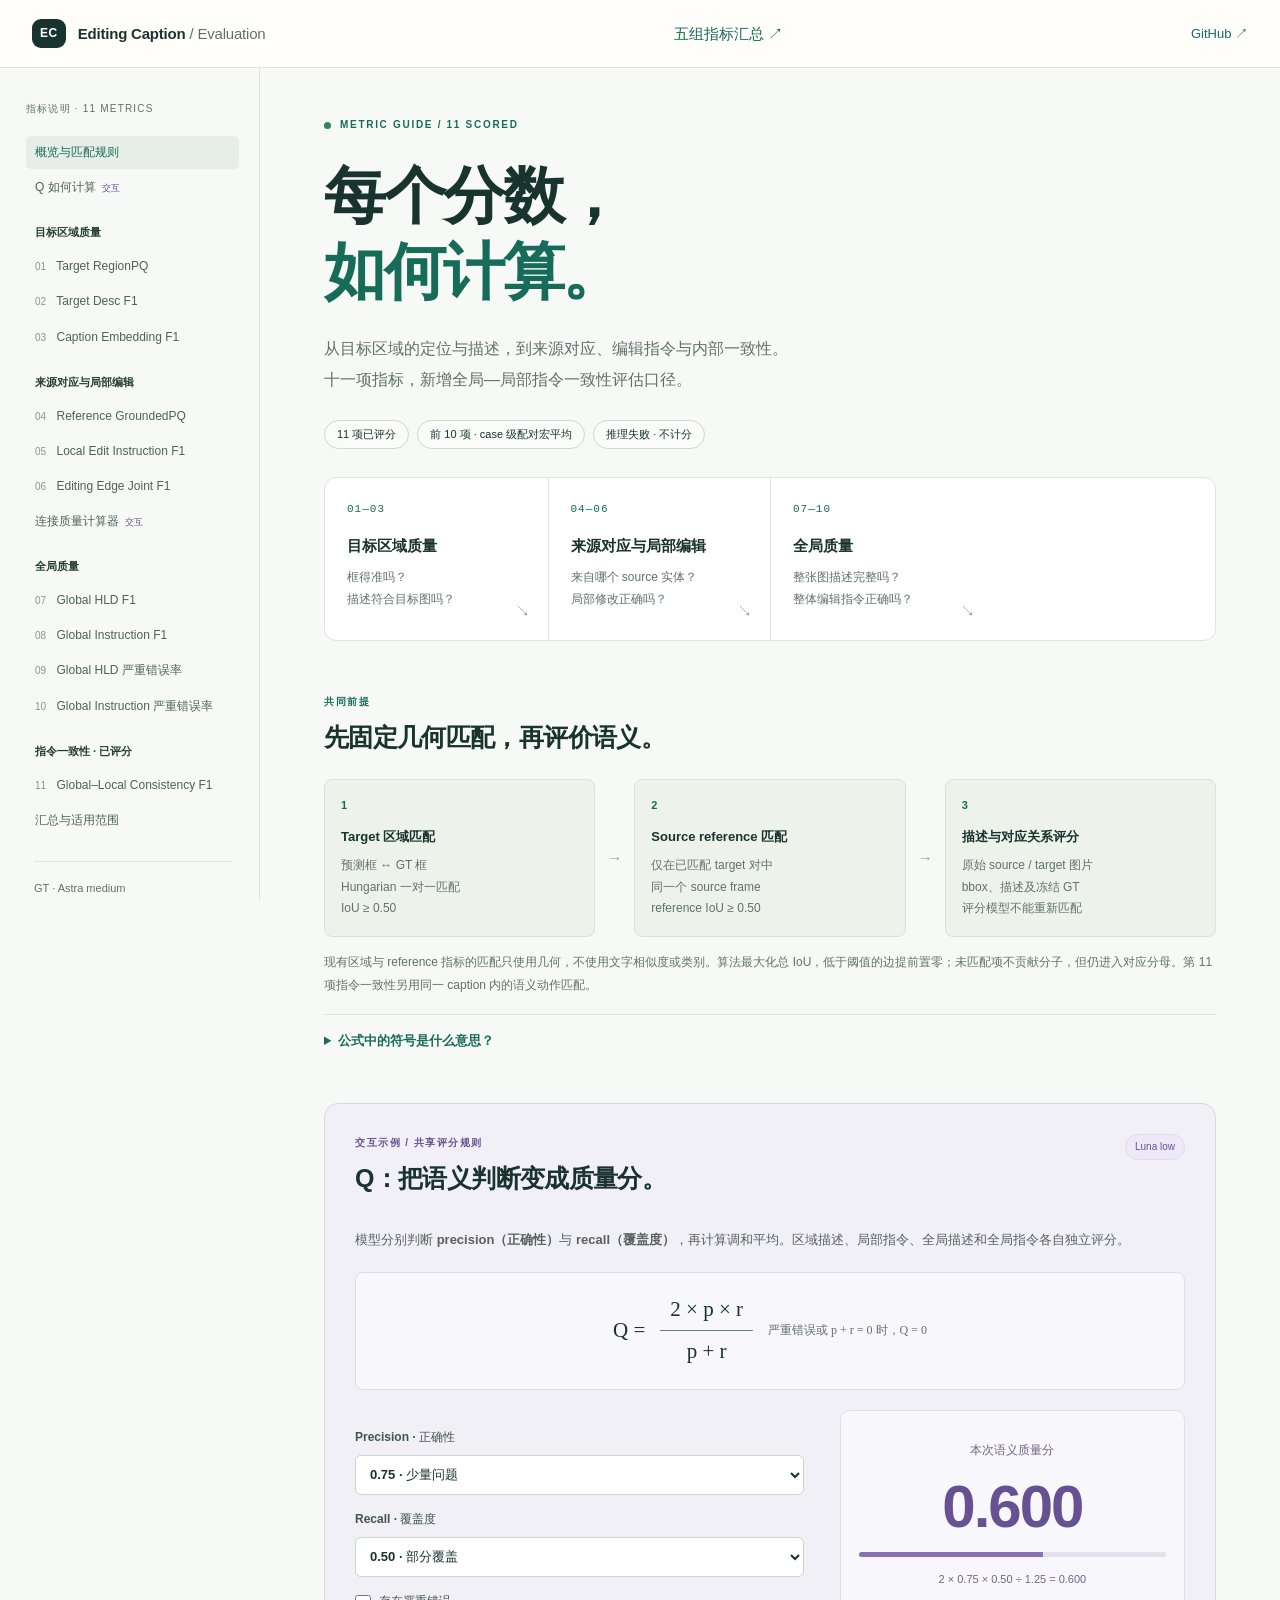
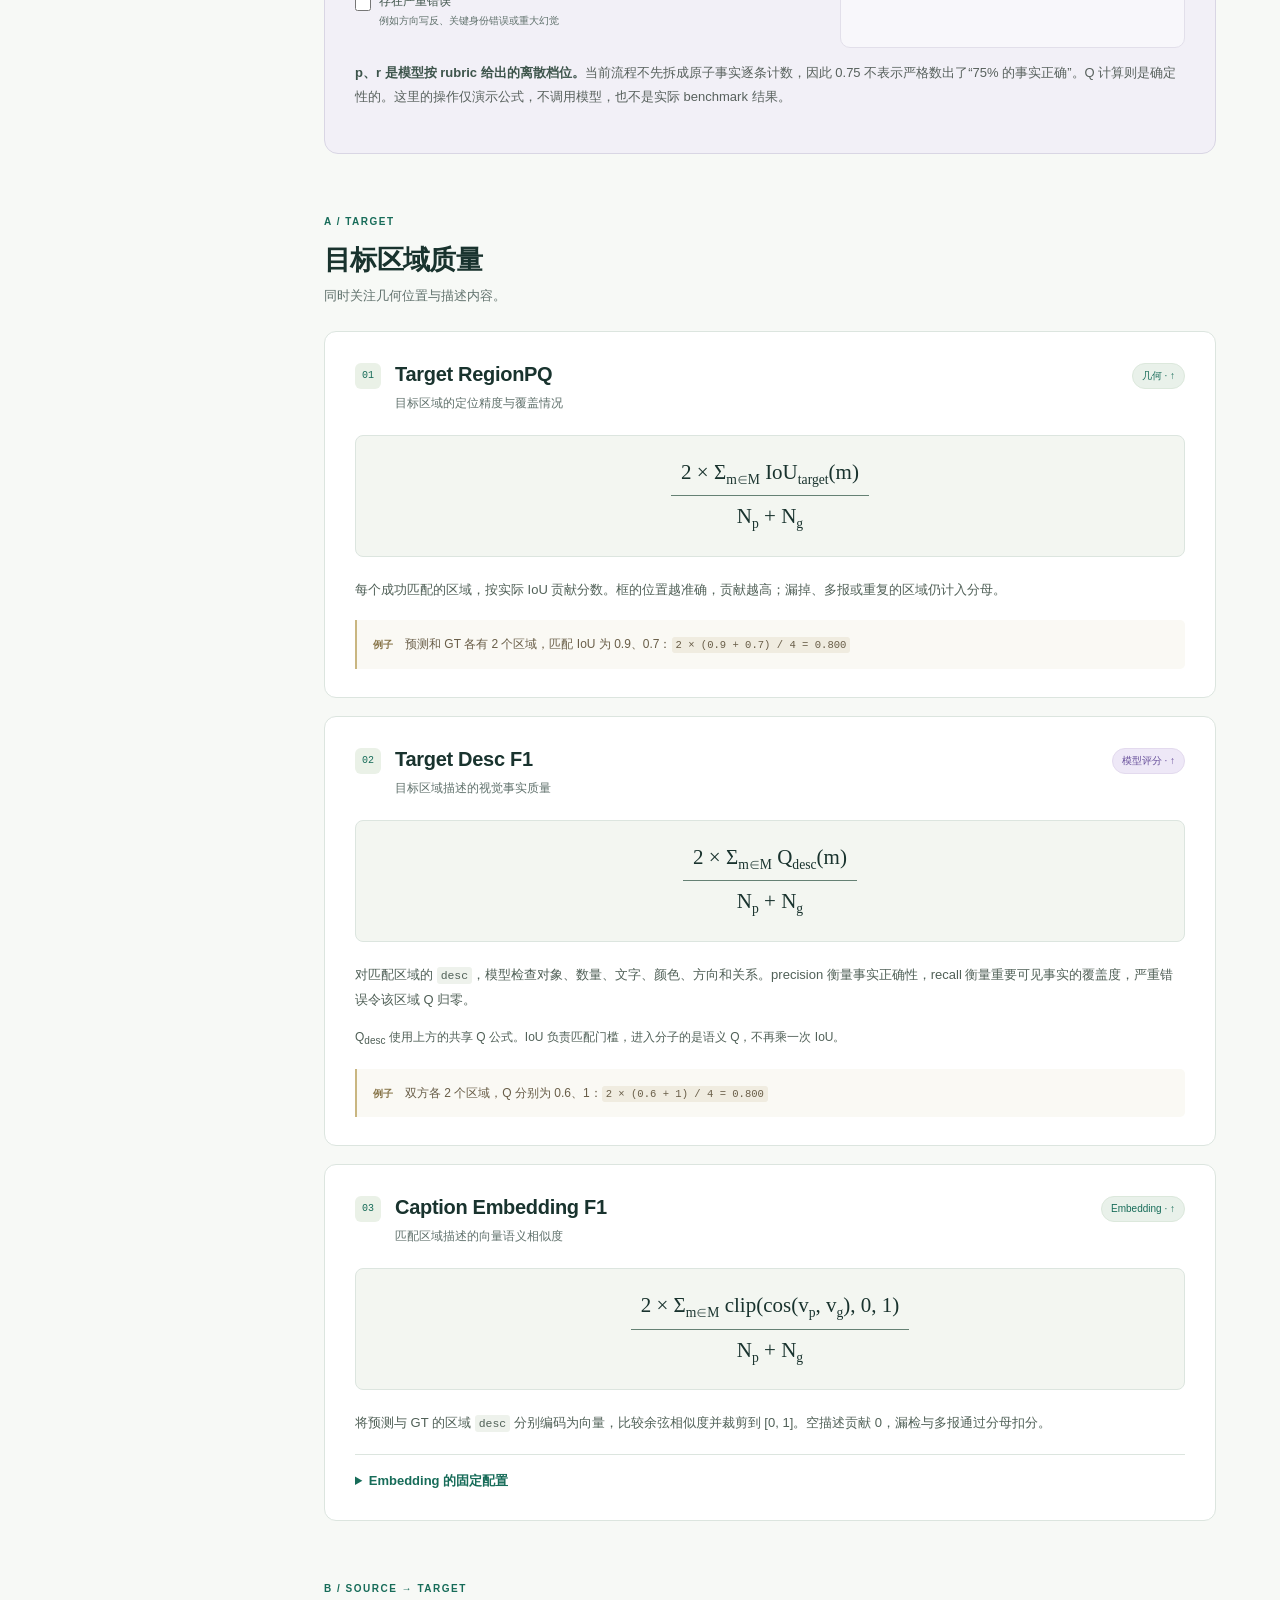
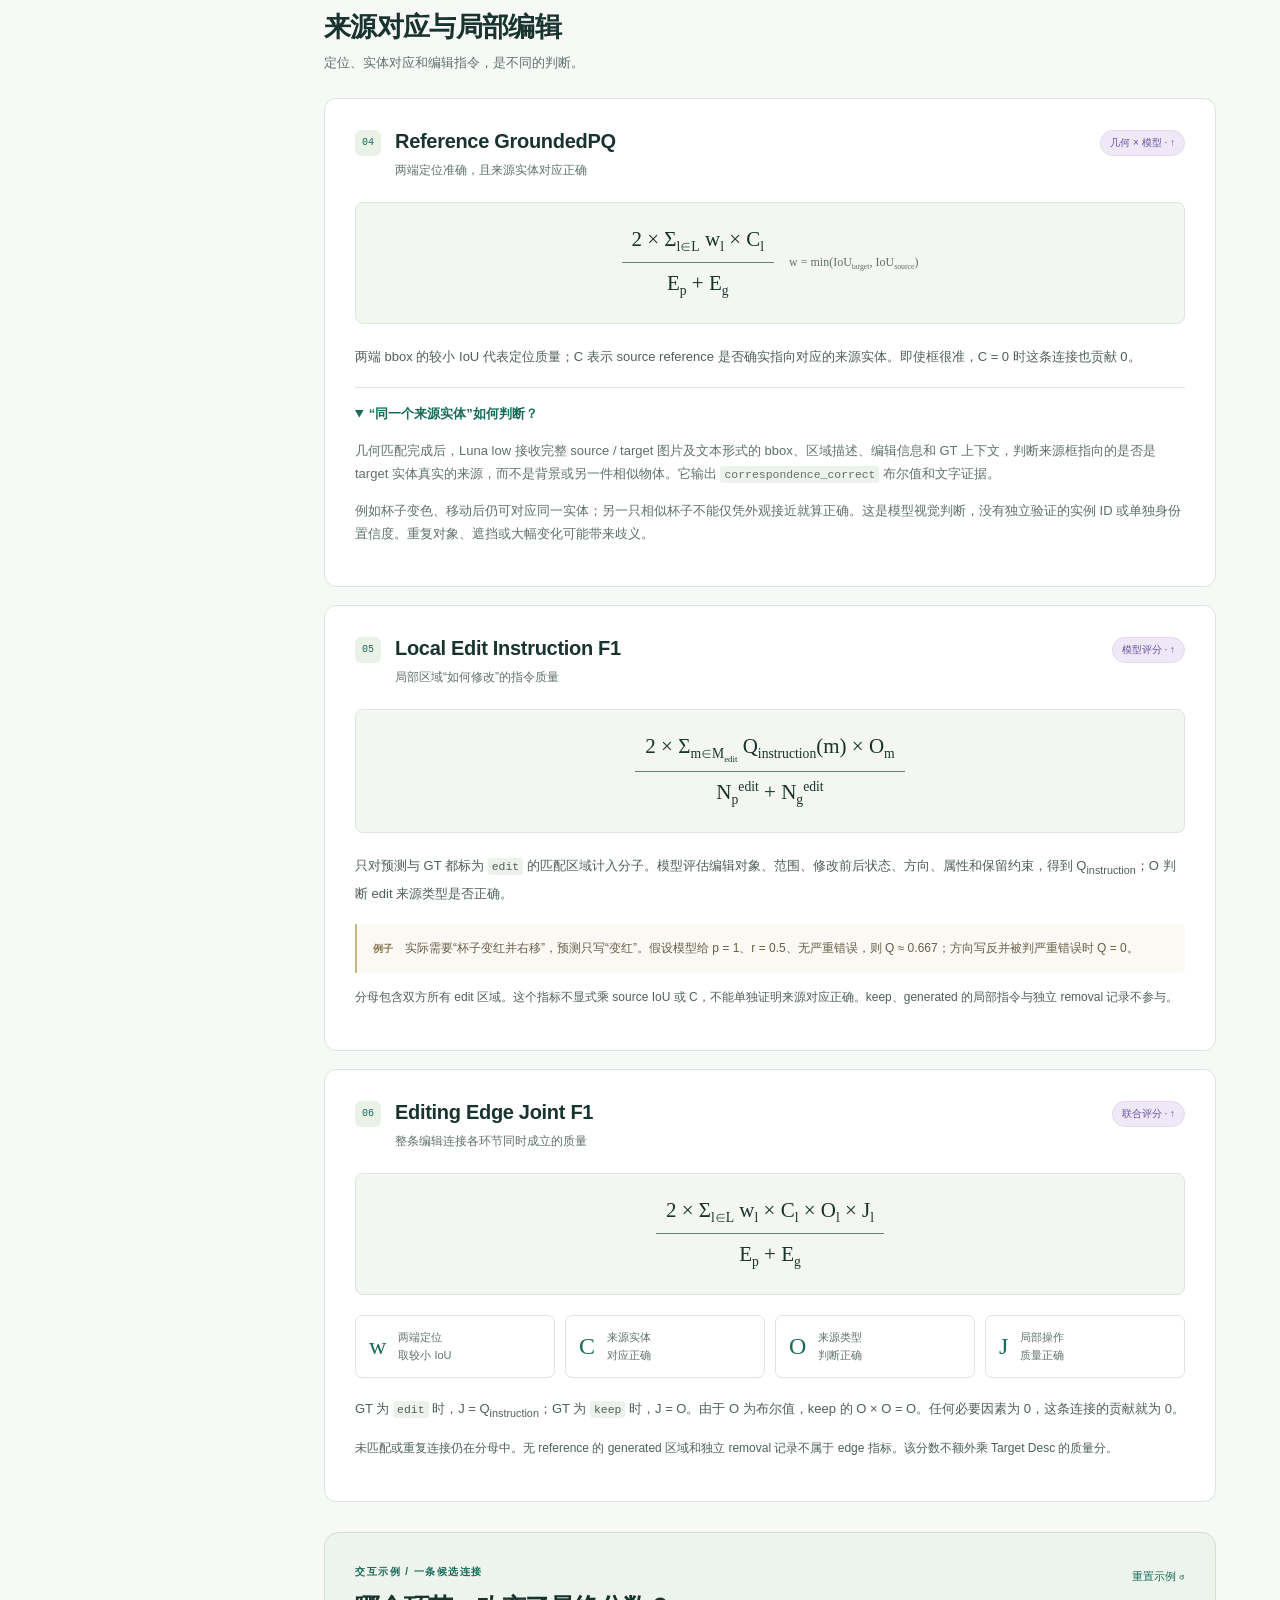
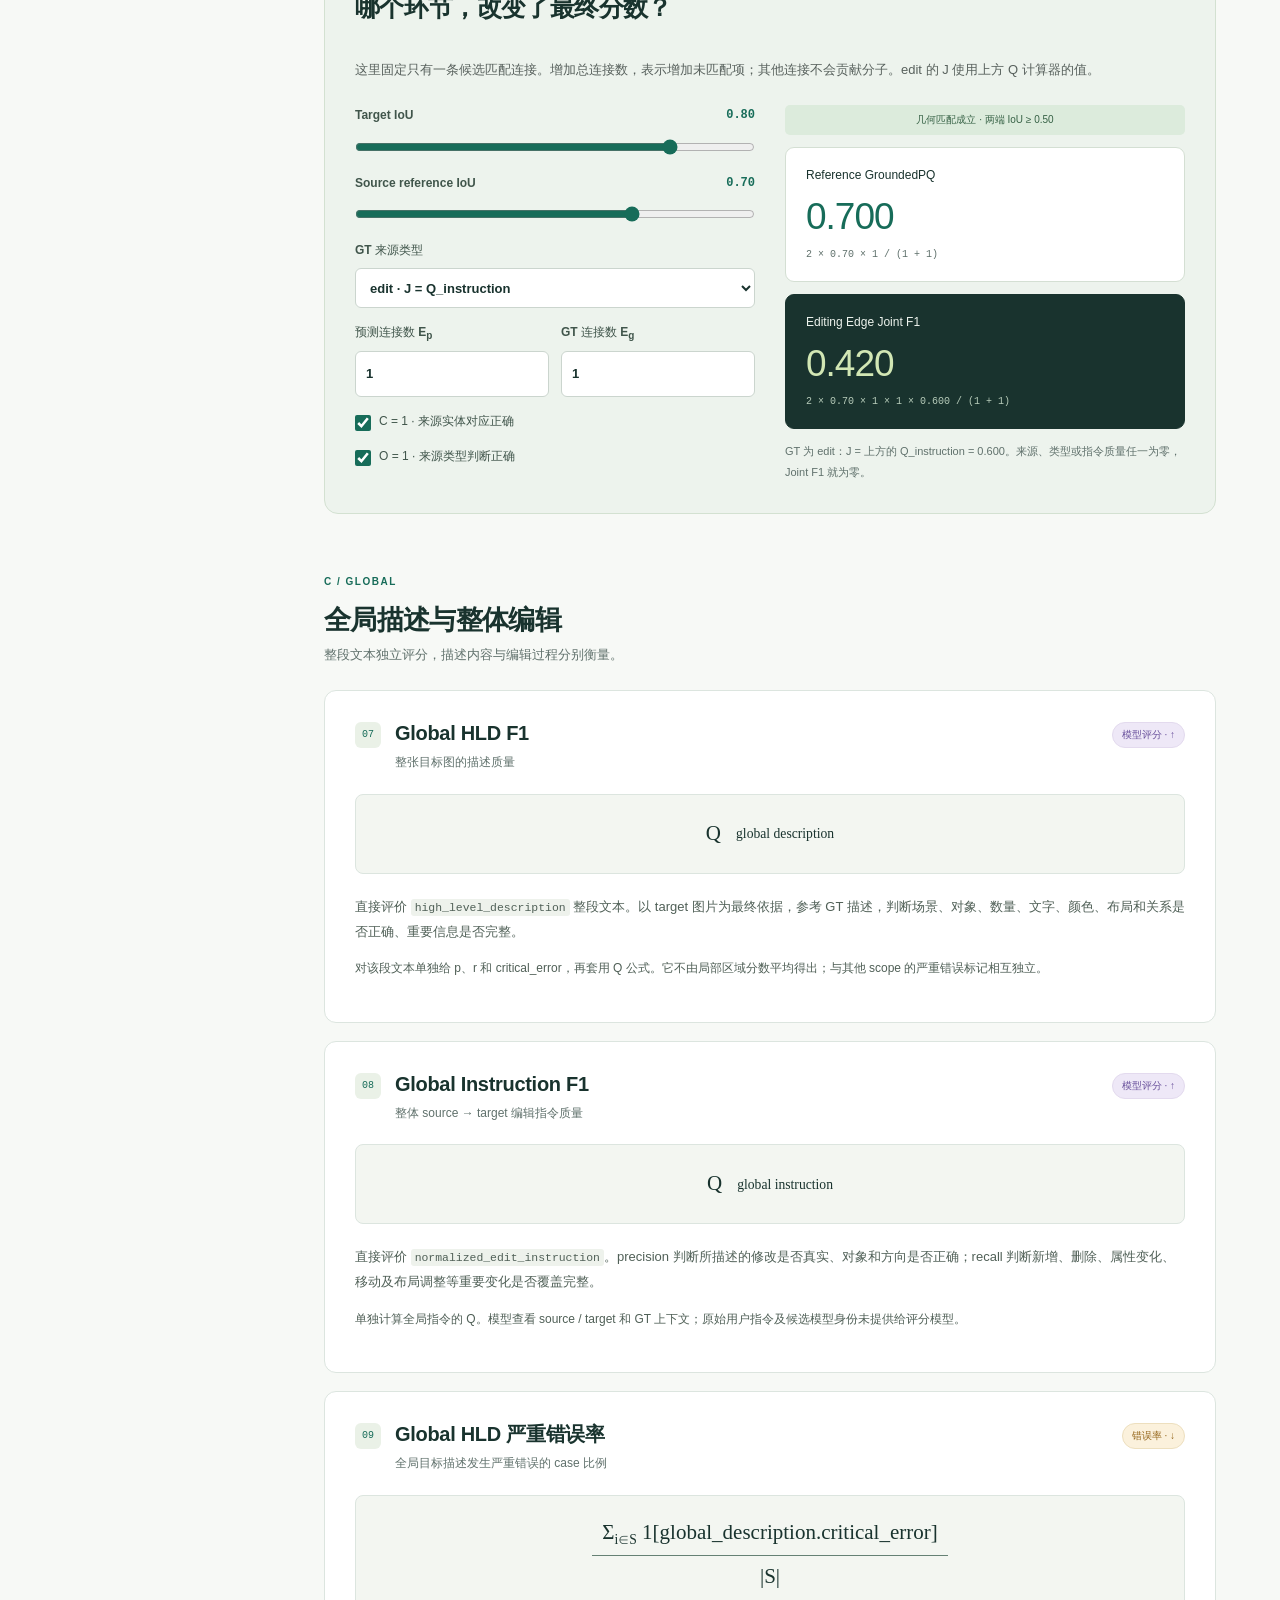
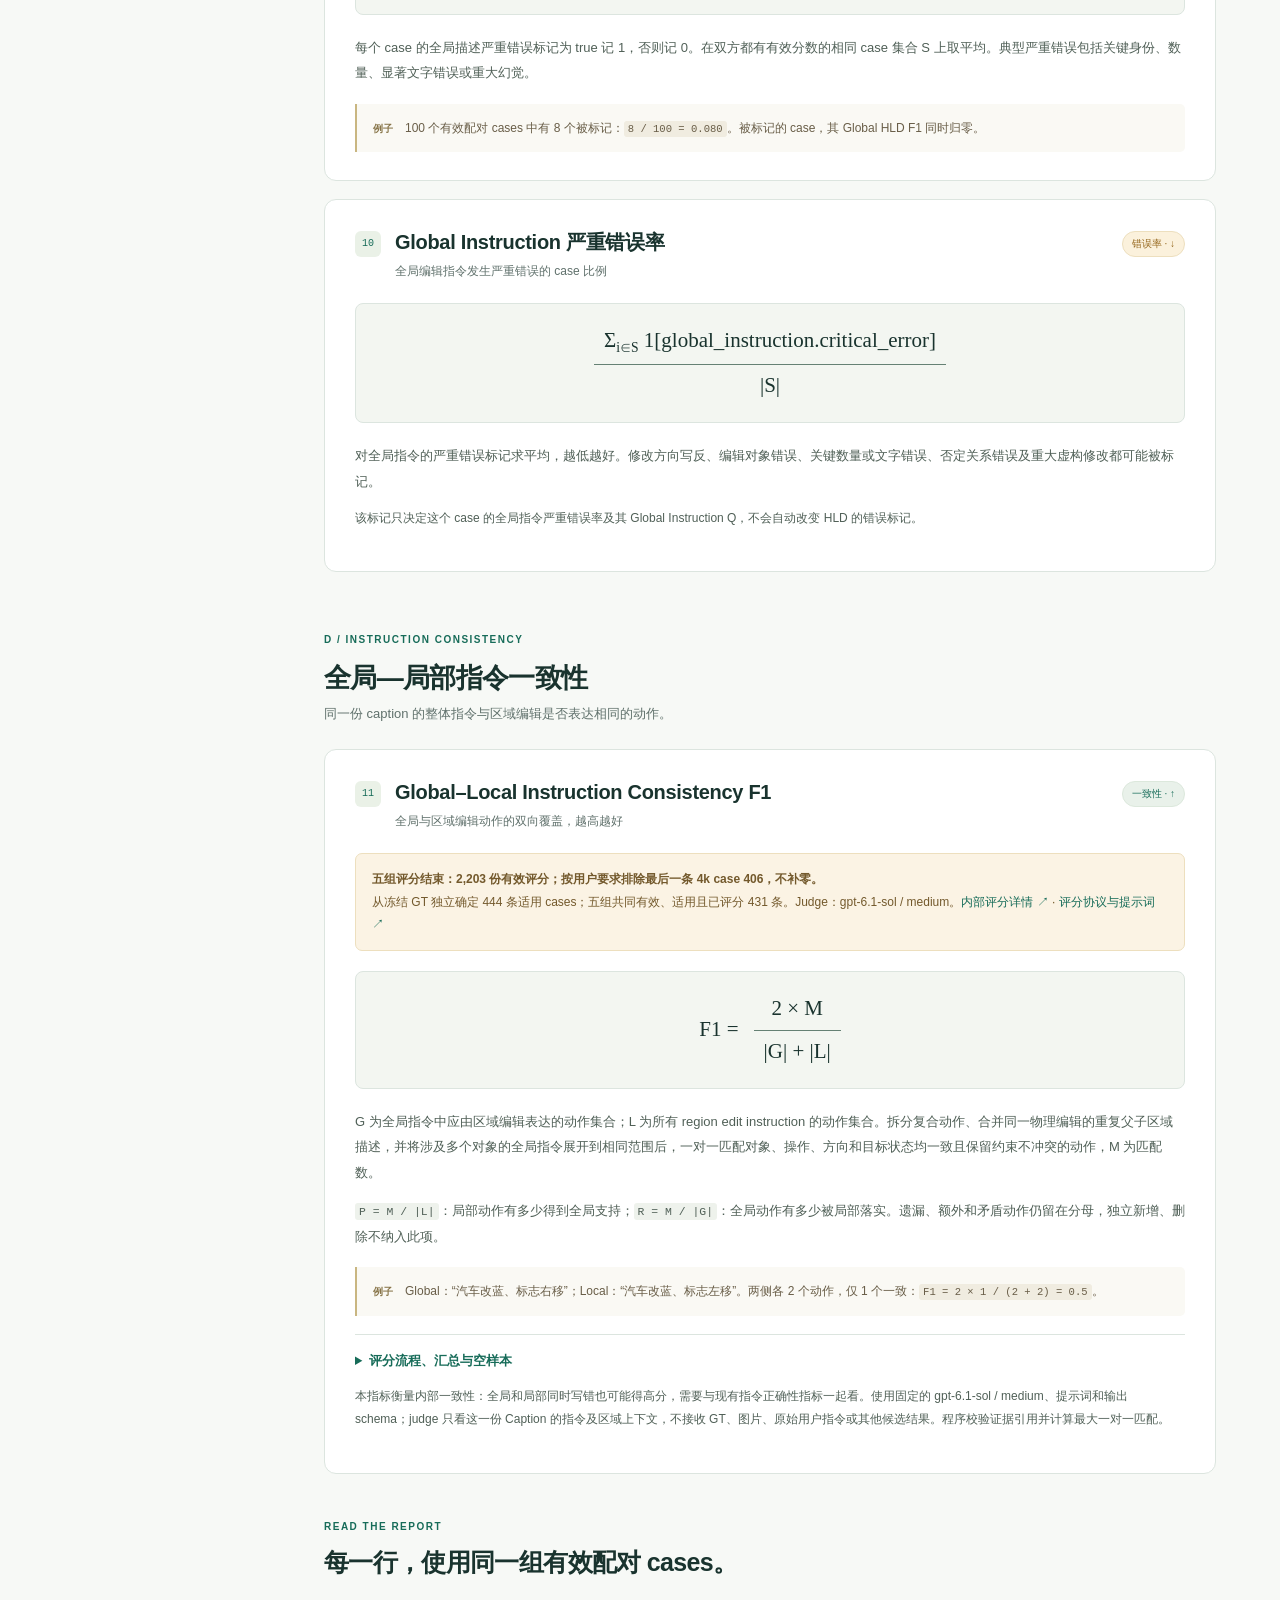
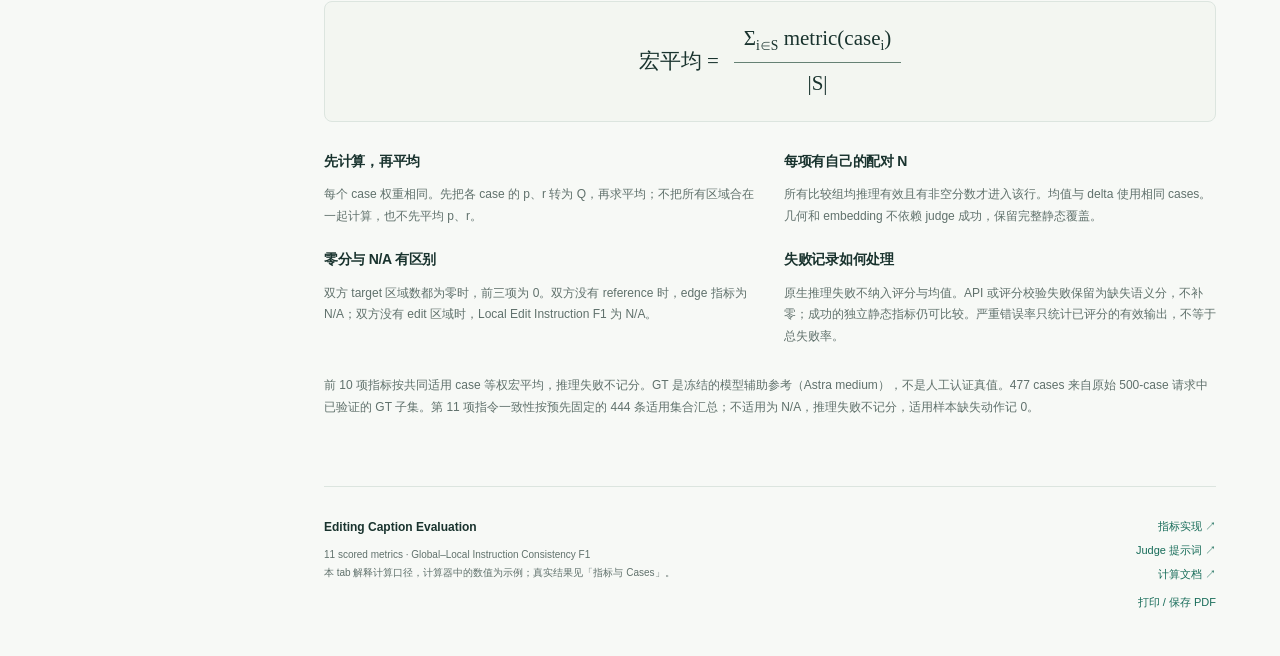
<file: site/index.html>
<!doctype html>
<html lang="zh-CN">
<head>
  <meta charset="utf-8">
  <link rel="icon" href="data:,">
  <meta name="viewport" content="width=device-width, initial-scale=1">
  <meta name="description" content="Editing Caption 十一项指标说明与评测结果：包含区域、编辑指令与全局—局部指令一致性、计算公式及匹配规则。">
  <title>Editing Caption · 十一项指标说明</title>
  <link rel="stylesheet" href="style.css">
  <script src="app.js?v=20261009-results" defer></script>
</head>
<body>
<a class="skip" href="#main">跳到正文</a>
<header class="topbar">
  <a class="brand" href="#overview"><span class="brand-icon">EC</span><span>Editing Caption <span class="brand-light">/ Evaluation</span></span></a>
  <nav><a href="summary.html">五组指标汇总 ↗</a></nav>
  <a class="repo-link" href="https://github.com/grantzhang-code/editing-caption-evaluation" target="_blank" rel="noopener">GitHub ↗</a>
</header>
<div class="shell" id="guide-panel" role="tabpanel" aria-labelledby="tab-guide">
  <aside class="sidebar">
    <p class="nav-label">指标说明 · 11 METRICS</p>
    <nav aria-label="页面目录">
      <a href="#overview">概览与匹配规则</a>
      <a href="#quality">Q 如何计算 <span class="nav-tag">交互</span></a>
      <span class="nav-group">目标区域质量</span>
      <a href="#region-pq"><span>01</span> Target RegionPQ</a>
      <a href="#desc-f1"><span>02</span> Target Desc F1</a>
      <a href="#embedding-f1"><span>03</span> Caption Embedding F1</a>
      <span class="nav-group">来源对应与局部编辑</span>
      <a href="#grounded-pq"><span>04</span> Reference GroundedPQ</a>
      <a href="#local-instruction"><span>05</span> Local Edit Instruction F1</a>
      <a href="#joint-f1"><span>06</span> Editing Edge Joint F1</a>
      <a href="#joint-lab">连接质量计算器 <span class="nav-tag">交互</span></a>
      <span class="nav-group">全局质量</span>
      <a href="#global-hld"><span>07</span> Global HLD F1</a>
      <a href="#global-instruction"><span>08</span> Global Instruction F1</a>
      <a href="#hld-error"><span>09</span> Global HLD 严重错误率</a>
      <a href="#instruction-error"><span>10</span> Global Instruction 严重错误率</a>
      <span class="nav-group">指令一致性 · 已评分</span>
      <a href="#global-local-consistency"><span>11</span> Global–Local Consistency F1</a>
      <a href="#aggregation">汇总与适用范围</a>
    </nav>
    <div class="sidebar-note">GT · Astra medium<br>Judge · Luna low<br><span>477 cases · paired evaluation</span></div>
  </aside>
  <main id="main">
    <section id="overview" class="hero">
      <div class="eyebrow"><span class="dot"></span> METRIC GUIDE / 11 SCORED</div>
      <h1>每个分数，<br><em>如何计算。</em></h1>
      <p class="lead">从目标区域的定位与描述，到来源对应、编辑指令与内部一致性。<br class="desktop">十一项指标，新增全局—局部指令一致性评估口径。</p>
      <div class="hero-chips"><span>11 项已评分</span><span>前 10 项 · case 级配对宏平均</span><span>推理失败 · 不计分</span></div>
      <div class="overview-grid">
        <a href="#region-pq"><span class="overview-num">01—03</span><strong>目标区域质量</strong><p>框得准吗？<br>描述符合目标图吗？</p><span class="arrow">↘</span></a>
        <a href="#grounded-pq"><span class="overview-num">04—06</span><strong>来源对应与局部编辑</strong><p>来自哪个 source 实体？<br>局部修改正确吗？</p><span class="arrow">↘</span></a>
        <a href="#global-hld"><span class="overview-num">07—10</span><strong>全局质量</strong><p>整张图描述完整吗？<br>整体编辑指令正确吗？</p><span class="arrow">↘</span></a>
      </div>
    </section>

    <section class="foundation" id="matching">
      <div class="section-kicker">共同前提</div><h2>先固定几何匹配，再评价语义。</h2>
      <div class="pipeline">
        <div><b>1</b><strong>Target 区域匹配</strong><p>预测框 ↔ GT 框<br>Hungarian 一对一匹配<br>IoU ≥ 0.50</p></div>
        <span class="pipeline-arrow" aria-hidden="true">→</span>
        <div><b>2</b><strong>Source reference 匹配</strong><p>仅在已匹配 target 对中<br>同一个 source frame<br>reference IoU ≥ 0.50</p></div>
        <span class="pipeline-arrow" aria-hidden="true">→</span>
        <div><b>3</b><strong>描述与对应关系评分</strong><p>原始 source / target 图片<br>bbox、描述及冻结 GT<br>评分模型不能重新匹配</p></div>
      </div>
      <p class="note">现有区域与 reference 指标的匹配只使用几何，不使用文字相似度或类别。算法最大化总 IoU，低于阈值的边提前置零；未匹配项不贡献分子，但仍进入对应分母。第 11 项指令一致性另用同一 caption 内的语义动作匹配。</p>
      <details class="notation"><summary>公式中的符号是什么意思？</summary>
        <dl>
          <dt>N<sub>p</sub> / N<sub>g</sub></dt><dd>预测 / GT 的全部 target 区域数，包含 edit、keep、generated；不含独立 removal 记录。</dd>
          <dt>E<sub>p</sub> / E<sub>g</sub></dt><dd>预测 / GT 中 target 区域挂载的全部 source-reference 连接数，一个区域可有多条连接。</dd>
          <dt>M / L</dt><dd>匹配成功的 target 区域对 / source-reference 连接对。</dd>
          <dt>w<sub>l</sub></dt><dd>min(target IoU, source-reference IoU)：一条连接两端 IoU 的较小值。</dd>
          <dt>C<sub>l</sub></dt><dd>correspondence_correct：模型判断 source 实体是否确实对应这个 target 实体，取 0 或 1。</dd>
          <dt>O<sub>m</sub> / O<sub>l</sub></dt><dd>origin_correct：模型判断预测的 edit / keep / generated 来源类型是否符合实际视觉关系，取 0 或 1。</dd>
        </dl>
      </details>
    </section>

    <section id="quality" class="lab quality-lab">
      <div class="lab-header"><div><div class="section-kicker">交互示例 / 共享评分规则</div><h2>Q：把语义判断变成质量分。</h2></div><span class="badge purple">Luna low</span></div>
      <p>模型分别判断 <strong>precision（正确性）</strong>与 <strong>recall（覆盖度）</strong>，再计算调和平均。区域描述、局部指令、全局描述和全局指令各自独立评分。</p>
      <div class="formula">Q = <span class="fraction"><span>2 × p × r</span><span>p + r</span></span><span class="formula-aside">严重错误或 p + r = 0 时，Q = 0</span></div>
      <div class="quality-grid">
        <div class="controls">
          <label for="precision">Precision · 正确性<select id="precision"><option value="0">0 · 缺失／相反／无关</option><option value=".25">0.25 · 正确内容很少</option><option value=".5">0.50 · 部分正确</option><option value=".75" selected>0.75 · 少量问题</option><option value="1">1.00 · 核心事实全部正确</option></select></label>
          <label for="recall">Recall · 覆盖度<select id="recall"><option value="0">0 · 未覆盖</option><option value=".25">0.25 · 覆盖很少</option><option value=".5" selected>0.50 · 部分覆盖</option><option value=".75">0.75 · 少量遗漏</option><option value="1">1.00 · 核心事实全部覆盖</option></select></label>
          <label class="check" for="critical"><input type="checkbox" id="critical"><span>存在严重错误 <small>例如方向写反、关键身份错误或重大幻觉</small></span></label>
        </div>
        <div class="q-result" aria-live="polite"><span>本次语义质量分</span><output id="q-value">0.600</output><div class="meter"><div id="q-fill"></div></div><p id="q-detail">2 × 0.75 × 0.50 ÷ 1.25 = 0.600</p></div>
      </div>
      <p class="note"><strong>p、r 是模型按 rubric 给出的离散档位。</strong>当前流程不先拆成原子事实逐条计数，因此 0.75 不表示严格数出了“75% 的事实正确”。Q 计算则是确定性的。这里的操作仅演示公式，不调用模型，也不是实际 benchmark 结果。</p>
    </section>

    <div class="group-heading"><span>A / TARGET</span><h2>目标区域质量</h2><p>同时关注几何位置与描述内容。</p></div>
    <article id="region-pq" class="metric" data-metric="target_region_pq">
      <div class="metric-heading"><span class="metric-number">01</span><div><h3>Target RegionPQ</h3><p>目标区域的定位精度与覆盖情况</p></div><span class="badge">几何 · ↑</span></div>
      <div class="formula"><span class="fraction"><span>2 × Σ<sub>m∈M</sub> IoU<sub>target</sub>(m)</span><span>N<sub>p</sub> + N<sub>g</sub></span></span></div>
      <p>每个成功匹配的区域，按实际 IoU 贡献分数。框的位置越准确，贡献越高；漏掉、多报或重复的区域仍计入分母。</p>
      <div class="example"><b>例子</b><span>预测和 GT 各有 2 个区域，匹配 IoU 为 0.9、0.7：<code>2 × (0.9 + 0.7) / 4 = 0.800</code></span></div>
    </article>
    <article id="desc-f1" class="metric" data-metric="target_desc_f1">
      <div class="metric-heading"><span class="metric-number">02</span><div><h3>Target Desc F1</h3><p>目标区域描述的视觉事实质量</p></div><span class="badge purple">模型评分 · ↑</span></div>
      <div class="formula"><span class="fraction"><span>2 × Σ<sub>m∈M</sub> Q<sub>desc</sub>(m)</span><span>N<sub>p</sub> + N<sub>g</sub></span></span></div>
      <p>对匹配区域的 <code>desc</code>，模型检查对象、数量、文字、颜色、方向和关系。precision 衡量事实正确性，recall 衡量重要可见事实的覆盖度，严重错误令该区域 Q 归零。</p>
      <p class="note">Q<sub>desc</sub> 使用上方的共享 Q 公式。IoU 负责匹配门槛，进入分子的是语义 Q，不再乘一次 IoU。</p>
      <div class="example"><b>例子</b><span>双方各 2 个区域，Q 分别为 0.6、1：<code>2 × (0.6 + 1) / 4 = 0.800</code></span></div>
    </article>
    <article id="embedding-f1" class="metric" data-metric="target_caption_embedding_f1">
      <div class="metric-heading"><span class="metric-number">03</span><div><h3>Caption Embedding F1</h3><p>匹配区域描述的向量语义相似度</p></div><span class="badge">Embedding · ↑</span></div>
      <div class="formula"><span class="fraction"><span>2 × Σ<sub>m∈M</sub> clip(cos(v<sub>p</sub>, v<sub>g</sub>), 0, 1)</span><span>N<sub>p</sub> + N<sub>g</sub></span></span></div>
      <p>将预测与 GT 的区域 <code>desc</code> 分别编码为向量，比较余弦相似度并裁剪到 [0, 1]。空描述贡献 0，漏检与多报通过分母扣分。</p>
      <details><summary>Embedding 的固定配置</summary><p>模型：<code>sentence-transformers/paraphrase-multilingual-MiniLM-L12-v2</code><br>Revision：<code>e8f8c211226b894fcb81acc59f3b34ba3efd5f42</code><br>最大 512 tokens；attention-mask mean pooling；L2 归一化。只比较匹配区域的 desc，不编码整个 JSON。向量相似不保证细节事实正确，需结合 Target Desc F1 阅读。</p></details>
    </article>

    <div class="group-heading"><span>B / SOURCE → TARGET</span><h2>来源对应与局部编辑</h2><p>定位、实体对应和编辑指令，是不同的判断。</p></div>
    <article id="grounded-pq" class="metric" data-metric="reference_grounded_pq">
      <div class="metric-heading"><span class="metric-number">04</span><div><h3>Reference GroundedPQ</h3><p>两端定位准确，且来源实体对应正确</p></div><span class="badge purple">几何 × 模型 · ↑</span></div>
      <div class="formula"><span class="fraction"><span>2 × Σ<sub>l∈L</sub> w<sub>l</sub> × C<sub>l</sub></span><span>E<sub>p</sub> + E<sub>g</sub></span></span><span class="formula-aside">w = min(IoU<sub>target</sub>, IoU<sub>source</sub>)</span></div>
      <p>两端 bbox 的较小 IoU 代表定位质量；C 表示 source reference 是否确实指向对应的来源实体。即使框很准，C = 0 时这条连接也贡献 0。</p>
      <details open><summary>“同一个来源实体”如何判断？</summary><p>几何匹配完成后，Luna low 接收完整 source / target 图片及文本形式的 bbox、区域描述、编辑信息和 GT 上下文，判断来源框指向的是否是 target 实体真实的来源，而不是背景或另一件相似物体。它输出 <code>correspondence_correct</code> 布尔值和文字证据。</p><p>例如杯子变色、移动后仍可对应同一实体；另一只相似杯子不能仅凭外观接近就算正确。这是模型视觉判断，没有独立验证的实例 ID 或单独身份置信度。重复对象、遮挡或大幅变化可能带来歧义。</p></details>
    </article>
    <article id="local-instruction" class="metric" data-metric="local_edit_instruction_f1">
      <div class="metric-heading"><span class="metric-number">05</span><div><h3>Local Edit Instruction F1</h3><p>局部区域“如何修改”的指令质量</p></div><span class="badge purple">模型评分 · ↑</span></div>
      <div class="formula"><span class="fraction"><span>2 × Σ<sub>m∈M<sub>edit</sub></sub> Q<sub>instruction</sub>(m) × O<sub>m</sub></span><span>N<sub>p</sub><sup>edit</sup> + N<sub>g</sub><sup>edit</sup></span></span></div>
      <p>只对预测与 GT 都标为 <code>edit</code> 的匹配区域计入分子。模型评估编辑对象、范围、修改前后状态、方向、属性和保留约束，得到 Q<sub>instruction</sub>；O 判断 edit 来源类型是否正确。</p>
      <div class="example"><b>例子</b><span>实际需要“杯子变红并右移”，预测只写“变红”。假设模型给 p = 1、r = 0.5、无严重错误，则 Q ≈ 0.667；方向写反并被判严重错误时 Q = 0。</span></div>
      <p class="note">分母包含双方所有 edit 区域。这个指标不显式乘 source IoU 或 C，不能单独证明来源对应正确。keep、generated 的局部指令与独立 removal 记录不参与。</p>
    </article>
    <article id="joint-f1" class="metric" data-metric="editing_edge_joint_f1">
      <div class="metric-heading"><span class="metric-number">06</span><div><h3>Editing Edge Joint F1</h3><p>整条编辑连接各环节同时成立的质量</p></div><span class="badge purple">联合评分 · ↑</span></div>
      <div class="formula"><span class="fraction"><span>2 × Σ<sub>l∈L</sub> w<sub>l</sub> × C<sub>l</sub> × O<sub>l</sub> × J<sub>l</sub></span><span>E<sub>p</sub> + E<sub>g</sub></span></span></div>
      <div class="factor-grid"><div><b>w</b><span>两端定位<br>取较小 IoU</span></div><div><b>C</b><span>来源实体<br>对应正确</span></div><div><b>O</b><span>来源类型<br>判断正确</span></div><div><b>J</b><span>局部操作<br>质量正确</span></div></div>
      <p>GT 为 <code>edit</code> 时，J = Q<sub>instruction</sub>；GT 为 <code>keep</code> 时，J = O。由于 O 为布尔值，keep 的 O × O = O。任何必要因素为 0，这条连接的贡献就为 0。</p>
      <p class="note">未匹配或重复连接仍在分母中。无 reference 的 generated 区域和独立 removal 记录不属于 edge 指标。该分数不额外乘 Target Desc 的质量分。</p>
    </article>

    <section id="joint-lab" class="lab joint-lab">
      <div class="lab-header"><div><div class="section-kicker">交互示例 / 一条候选连接</div><h2>哪个环节，改变了最终分数？</h2></div><button id="reset-joint" type="button" class="text-button">重置示例 ↺</button></div>
      <p>这里固定只有一条候选匹配连接。增加总连接数，表示增加未匹配项；其他连接不会贡献分子。edit 的 J 使用上方 Q 计算器的值。</p>
      <div class="joint-grid">
        <div class="controls">
          <label for="target-iou">Target IoU <output id="target-iou-value">0.80</output><input id="target-iou" type="range" min="0" max="1" step=".01" value=".8"></label>
          <label for="source-iou">Source reference IoU <output id="source-iou-value">0.70</output><input id="source-iou" type="range" min="0" max="1" step=".01" value=".7"></label>
          <label for="origin">GT 来源类型<select id="origin"><option value="edit">edit · J = Q_instruction</option><option value="keep">keep · J = O</option></select></label>
          <div class="count-row"><label for="ep">预测连接数 E<sub>p</sub><input id="ep" type="number" min="1" max="20" value="1"></label><label for="eg">GT 连接数 E<sub>g</sub><input id="eg" type="number" min="1" max="20" value="1"></label></div>
          <label class="check" for="correspondence"><input id="correspondence" type="checkbox" checked><span>C = 1 · 来源实体对应正确</span></label>
          <label class="check" for="origin-correct"><input id="origin-correct" type="checkbox" checked><span>O = 1 · 来源类型判断正确</span></label>
        </div>
        <div class="joint-results" aria-live="polite">
          <div id="match-status" class="match-status">几何匹配成立 · 两端 IoU ≥ 0.50</div>
          <div class="joint-score"><span>Reference GroundedPQ</span><output id="grounded-value">0.700</output><small id="grounded-detail"></small></div>
          <div class="joint-score accent"><span>Editing Edge Joint F1</span><output id="joint-value">0.420</output><small id="joint-detail"></small></div>
          <p id="joint-explanation" class="note"></p>
        </div>
      </div>
    </section>

    <div class="group-heading"><span>C / GLOBAL</span><h2>全局描述与整体编辑</h2><p>整段文本独立评分，描述内容与编辑过程分别衡量。</p></div>
    <article id="global-hld" class="metric" data-metric="global_description_semantic_f1">
      <div class="metric-heading"><span class="metric-number">07</span><div><h3>Global HLD F1</h3><p>整张目标图的描述质量</p></div><span class="badge purple">模型评分 · ↑</span></div>
      <div class="formula">Q<sub>global description</sub></div>
      <p>直接评价 <code>high_level_description</code> 整段文本。以 target 图片为最终依据，参考 GT 描述，判断场景、对象、数量、文字、颜色、布局和关系是否正确、重要信息是否完整。</p>
      <p class="note">对该段文本单独给 p、r 和 critical_error，再套用 Q 公式。它不由局部区域分数平均得出；与其他 scope 的严重错误标记相互独立。</p>
    </article>
    <article id="global-instruction" class="metric" data-metric="global_instruction_semantic_f1">
      <div class="metric-heading"><span class="metric-number">08</span><div><h3>Global Instruction F1</h3><p>整体 source → target 编辑指令质量</p></div><span class="badge purple">模型评分 · ↑</span></div>
      <div class="formula">Q<sub>global instruction</sub></div>
      <p>直接评价 <code>normalized_edit_instruction</code>。precision 判断所描述的修改是否真实、对象和方向是否正确；recall 判断新增、删除、属性变化、移动及布局调整等重要变化是否覆盖完整。</p>
      <p class="note">单独计算全局指令的 Q。模型查看 source / target 和 GT 上下文；原始用户指令及候选模型身份未提供给评分模型。</p>
    </article>
    <article id="hld-error" class="metric" data-metric="global_description_critical_error">
      <div class="metric-heading"><span class="metric-number">09</span><div><h3>Global HLD 严重错误率</h3><p>全局目标描述发生严重错误的 case 比例</p></div><span class="badge amber">错误率 · ↓</span></div>
      <div class="formula"><span class="fraction"><span>Σ<sub>i∈S</sub> 1[global_description.critical_error]</span><span>|S|</span></span></div>
      <p>每个 case 的全局描述严重错误标记为 true 记 1，否则记 0。在双方都有有效分数的相同 case 集合 S 上取平均。典型严重错误包括关键身份、数量、显著文字错误或重大幻觉。</p>
      <div class="example"><b>例子</b><span>100 个有效配对 cases 中有 8 个被标记：<code>8 / 100 = 0.080</code>。被标记的 case，其 Global HLD F1 同时归零。</span></div>
    </article>
    <article id="instruction-error" class="metric" data-metric="global_instruction_critical_error">
      <div class="metric-heading"><span class="metric-number">10</span><div><h3>Global Instruction 严重错误率</h3><p>全局编辑指令发生严重错误的 case 比例</p></div><span class="badge amber">错误率 · ↓</span></div>
      <div class="formula"><span class="fraction"><span>Σ<sub>i∈S</sub> 1[global_instruction.critical_error]</span><span>|S|</span></span></div>
      <p>对全局指令的严重错误标记求平均，越低越好。修改方向写反、编辑对象错误、关键数量或文字错误、否定关系错误及重大虚构修改都可能被标记。</p>
      <p class="note">该标记只决定这个 case 的全局指令严重错误率及其 Global Instruction Q，不会自动改变 HLD 的错误标记。</p>
    </article>

    <div class="group-heading"><span>D / INSTRUCTION CONSISTENCY</span><h2>全局—局部指令一致性</h2><p>同一份 caption 的整体指令与区域编辑是否表达相同的动作。</p></div>
    <article id="global-local-consistency" class="metric" data-metric="global_local_instruction_consistency_f1" data-status="implemented">
      <div class="metric-heading"><span class="metric-number">11</span><div><h3>Global–Local Instruction Consistency F1</h3><p>全局与区域编辑动作的双向覆盖，越高越好</p></div><span class="badge">一致性 · ↑</span></div>
      <div class="proposal-note"><strong>五组评分结束：2,203 份有效评分；按用户要求排除最后一条 4k case 406，不补零。</strong>从冻结 GT 独立确定 444 条适用 cases；五组共同有效、适用且已评分 431 条。Judge：gpt-6.1-sol / medium。<a href="https://grantzhang-alpha-document.highway.canva-internal.dev/#global-local-consistency">内部评分详情 ↗</a> · <a href="https://grantzhang-alpha-document.highway.canva-internal.dev/#global-local-consistency" download>评分协议与提示词 ↗</a></div>
      <div class="formula">F1 = <span class="fraction"><span>2 × M</span><span>|G| + |L|</span></span></div>
      <p>G 为全局指令中应由区域编辑表达的动作集合；L 为所有 region edit instruction 的动作集合。拆分复合动作、合并同一物理编辑的重复父子区域描述，并将涉及多个对象的全局指令展开到相同范围后，一对一匹配对象、操作、方向和目标状态均一致且保留约束不冲突的动作，M 为匹配数。</p>
      <p><code>P = M / |L|</code>：局部动作有多少得到全局支持；<code>R = M / |G|</code>：全局动作有多少被局部落实。遗漏、额外和矛盾动作仍留在分母，独立新增、删除不纳入此项。</p>
      <div class="example"><b>例子</b><span>Global：“汽车改蓝、标志右移”；Local：“汽车改蓝、标志左移”。两侧各 2 个动作，仅 1 个一致：<code>F1 = 2 × 1 / (2 + 2) = 0.5</code>。</span></div>
      <details><summary>评分流程、汇总与空样本</summary><p>每个 case、每份 caption 一次模型调用即可拆解全部动作、输出匹配与依据，再由程序计算 F1。先独立冻结需要区域编辑的适用 case 集合，各 case 等权宏平均；单侧缺失或有编辑需求却两侧都缺失记 0，确无区域编辑需求记 N/A。API 失败保留为缺失评分，不能伪装成 0 或 N/A。</p></details>
      <p class="note">本指标衡量内部一致性：全局和局部同时写错也可能得高分，需要与现有指令正确性指标一起看。使用固定的 gpt-6.1-sol / medium、提示词和输出 schema；judge 只看这一份 Caption 的指令及区域上下文，不接收 GT、图片、原始用户指令或其他候选结果。程序校验证据引用并计算最大一对一匹配。</p>
    </article>

    <section id="aggregation" class="foundation">
      <div class="section-kicker">READ THE REPORT</div><h2>每一行，使用同一组有效配对 cases。</h2>
      <div class="formula">宏平均 = <span class="fraction"><span>Σ<sub>i∈S</sub> metric(case<sub>i</sub>)</span><span>|S|</span></span></div>
      <div class="reading-grid">
        <div><h3>先计算，再平均</h3><p>每个 case 权重相同。先把各 case 的 p、r 转为 Q，再求平均；不把所有区域合在一起计算，也不先平均 p、r。</p></div>
        <div><h3>每项有自己的配对 N</h3><p>所有比较组均推理有效且有非空分数才进入该行。均值与 delta 使用相同 cases。几何和 embedding 不依赖 judge 成功，保留完整静态覆盖。</p></div>
        <div><h3>零分与 N/A 有区别</h3><p>双方 target 区域数都为零时，前三项为 0。双方没有 reference 时，edge 指标为 N/A；双方没有 edit 区域时，Local Edit Instruction F1 为 N/A。</p></div>
        <div><h3>失败记录如何处理</h3><p>原生推理失败不纳入评分与均值。API 或评分校验失败保留为缺失语义分，不补零；成功的独立静态指标仍可比较。严重错误率只统计已评分的有效输出，不等于总失败率。</p></div>
      </div>
      <p class="note">前 10 项指标按共同适用 case 等权宏平均，推理失败不记分。GT 是冻结的模型辅助参考（Astra medium），不是人工认证真值。477 cases 来自原始 500-case 请求中已验证的 GT 子集。第 11 项指令一致性按预先固定的 444 条适用集合汇总；不适用为 N/A，推理失败不记分，适用样本缺失动作记 0。</p>
    </section>
    <footer>
      <div><strong>Editing Caption Evaluation</strong><p>11 scored metrics · Global–Local Instruction Consistency F1<br>本 tab 解释计算口径，计算器中的数值为示例；真实结果见「指标与 Cases」。</p></div>
      <div class="footer-links"><a href="../benchmark/metrics.py" target="_blank" rel="noopener">指标实现 ↗</a><a href="../benchmark/bench_contracts.py" target="_blank" rel="noopener">Judge 提示词 ↗</a><a href="../docs/metrics.md" target="_blank" rel="noopener">计算文档 ↗</a><button class="text-button" type="button" id="print-page">打印 / 保存 PDF</button></div>
    </footer>
  </main>
</div>
</body>
</html>
</file>
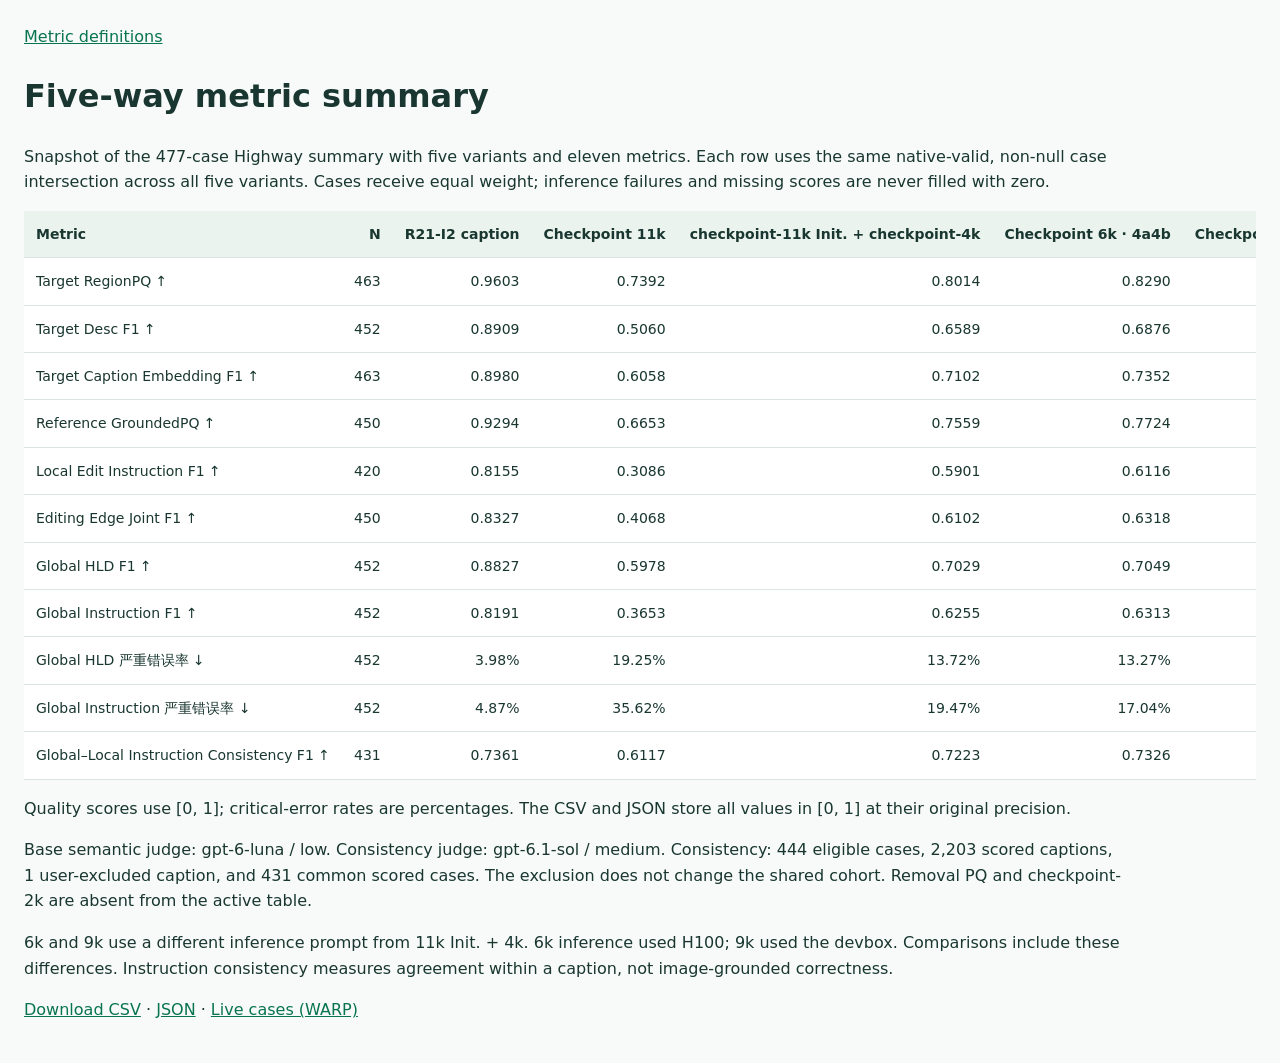
<file: site/summary.html>
<!doctype html>
<html lang="en"><head><meta charset="utf-8"><meta name="viewport" content="width=device-width, initial-scale=1">
<title>Editing Caption · Five-way metric summary</title><link rel="icon" href="data:,">
<style>body{font:16px/1.6 system-ui,sans-serif;color:#193730;background:#f7faf8;margin:0;padding:24px}
main{max-width:1500px;margin:auto}a{color:#08744f}.table-wrap{overflow-x:auto}
table{border-collapse:collapse;background:white;width:100%;font-size:14px}
th,td{padding:12px;border-bottom:1px solid #dce5df;text-align:right;white-space:nowrap}
th:first-child,td:first-child{text-align:left}thead{background:#eaf3ed}p{max-width:1100px}</style>
</head><body><main><a href="index.html">Metric definitions</a><h1>Five-way metric summary</h1>
<p>Snapshot of the 477-case Highway summary with five variants and eleven metrics. Each row uses the same native-valid, non-null case intersection across all five variants. Cases receive equal weight; inference failures and missing scores are never filled with zero.</p><div class="table-wrap"><table><thead><tr><th>Metric</th><th>N</th><th>R21-I2 caption</th><th>Checkpoint 11k</th><th>checkpoint-11k Init. + checkpoint-4k</th><th>Checkpoint 6k · 4a4b</th><th>Checkpoint 9k · 075a</th></tr></thead><tbody><tr><td>Target RegionPQ ↑</td><td>463</td><td>0.9603</td><td>0.7392</td><td>0.8014</td><td>0.8290</td><td>0.8361</td></tr><tr><td>Target Desc F1 ↑</td><td>452</td><td>0.8909</td><td>0.5060</td><td>0.6589</td><td>0.6876</td><td>0.6970</td></tr><tr><td>Target Caption Embedding F1 ↑</td><td>463</td><td>0.8980</td><td>0.6058</td><td>0.7102</td><td>0.7352</td><td>0.7414</td></tr><tr><td>Reference GroundedPQ ↑</td><td>450</td><td>0.9294</td><td>0.6653</td><td>0.7559</td><td>0.7724</td><td>0.7866</td></tr><tr><td>Local Edit Instruction F1 ↑</td><td>420</td><td>0.8155</td><td>0.3086</td><td>0.5901</td><td>0.6116</td><td>0.6280</td></tr><tr><td>Editing Edge Joint F1 ↑</td><td>450</td><td>0.8327</td><td>0.4068</td><td>0.6102</td><td>0.6318</td><td>0.6497</td></tr><tr><td>Global HLD F1 ↑</td><td>452</td><td>0.8827</td><td>0.5978</td><td>0.7029</td><td>0.7049</td><td>0.7168</td></tr><tr><td>Global Instruction F1 ↑</td><td>452</td><td>0.8191</td><td>0.3653</td><td>0.6255</td><td>0.6313</td><td>0.6492</td></tr><tr><td>Global HLD 严重错误率 ↓</td><td>452</td><td>3.98%</td><td>19.25%</td><td>13.72%</td><td>13.27%</td><td>12.39%</td></tr><tr><td>Global Instruction 严重错误率 ↓</td><td>452</td><td>4.87%</td><td>35.62%</td><td>19.47%</td><td>17.04%</td><td>15.49%</td></tr><tr><td>Global–Local Instruction Consistency F1 ↑</td><td>431</td><td>0.7361</td><td>0.6117</td><td>0.7223</td><td>0.7326</td><td>0.7322</td></tr></tbody></table></div>
<p>Quality scores use [0, 1]; critical-error rates are percentages. The CSV and JSON store all values in [0, 1] at their original precision.</p><p>Base semantic judge: gpt-6-luna / low. Consistency judge: gpt-6.1-sol / medium. Consistency: 444 eligible cases, 2,203 scored captions, 1 user-excluded caption, and 431 common scored cases. The exclusion does not change the shared cohort. Removal PQ and checkpoint-2k are absent from the active table.</p><p>6k and 9k use a different inference prompt from 11k Init. + 4k. 6k inference used H100; 9k used the devbox. Comparisons include these differences. Instruction consistency measures agreement within a caption, not image-grounded correctness.</p>
<p><a href="../data/five-way-metrics-20261009.csv" download>Download CSV</a> · <a href="../data/five-way-metrics-20261009.json">JSON</a> ·
<a href="https://grantzhang-alpha-document.highway.canva-internal.dev/#results">Live cases (WARP)</a></p>
</main></body></html>
</file>
<file: site/style.css>
:root{--ink:#19332e;--muted:#60716c;--green:#176c59;--line:#dce5df;--paper:#f7f9f6;--purple:#665293;--amber:#936418}
*{box-sizing:border-box}html{scroll-behavior:smooth;scroll-padding-top:90px}body{margin:0;color:var(--ink);background:var(--paper);font-family:Inter,-apple-system,BlinkMacSystemFont,"Segoe UI","Noto Sans CJK SC","Microsoft YaHei",sans-serif;font-size:15px;line-height:1.8}a{color:var(--green);text-decoration:none}a:hover{text-decoration:underline}button,input,select{font:inherit}button,a,input,select,summary{touch-action:manipulation}:focus-visible{outline:3px solid #8c72be;outline-offset:4px}button{cursor:pointer}.skip{position:fixed;top:-100px;left:16px;z-index:10;background:white;padding:10px}.skip:focus{top:10px}.topbar{height:68px;background:#fffefbeF;border-bottom:1px solid var(--line);position:sticky;top:0;z-index:5;display:flex;align-items:center;justify-content:space-between;padding:0 32px;backdrop-filter:blur(12px)}.brand{display:flex;align-items:center;gap:12px;color:var(--ink);font-size:15px;font-weight:650;letter-spacing:-.2px}.brand:hover{text-decoration:none}.brand-icon{background:var(--ink);color:#fff;border-radius:9px;font-size:12px;letter-spacing:.5px;padding:4px 8px}.brand-light{color:var(--muted);font-weight:400}.repo-link{font-size:13px}.shell{display:grid;grid-template-columns:260px minmax(0,1fr);max-width:1450px;margin:auto}.sidebar{position:sticky;top:68px;height:calc(100vh - 68px);overflow-y:auto;padding:32px 20px 30px 26px;border-right:1px solid var(--line);font-size:12px}.nav-label{font-size:10px;color:var(--muted);letter-spacing:1.2px;margin:0 0 18px}.sidebar nav{display:flex;flex-direction:column;gap:2px}.sidebar nav a{padding:7px 9px;border-radius:5px;color:#4d625a;line-height:1.6}.sidebar nav a:hover,.sidebar nav a.active{background:#e6eee7;color:var(--green);text-decoration:none}.sidebar nav a span:not(.nav-tag){color:#85978e;font-size:10px;margin-right:7px}.nav-group{font-weight:650;margin:17px 9px 5px;color:#243c33;font-size:11px}.nav-tag{font-size:9px;color:var(--purple);margin-left:3px}.sidebar-note{border-top:1px solid var(--line);margin:24px 8px 0;padding-top:16px;color:#60716c;line-height:1.9;font-size:11px}.sidebar-note span{color:#7f8984}main{max-width:1100px;padding:48px 64px 0;min-width:0}.eyebrow{font-size:10px;letter-spacing:1.7px;font-weight:600;color:var(--green);display:flex;align-items:center;gap:9px}.dot{display:inline-block;background:#338268;width:7px;height:7px;border-radius:50%}h1{font-size:62px;line-height:1.22;letter-spacing:-2.5px;font-weight:600;margin:24px 0}h1 em{font-style:normal;color:var(--green)}.lead{font-size:16px;color:var(--muted);line-height:1.95;max-width:730px}.hero-chips{display:flex;gap:8px;flex-wrap:wrap;margin:24px 0 28px}.hero-chips span{font-size:11px;border:1px solid #ccd9ce;border-radius:30px;padding:4px 12px;background:#ffffff60}.overview-grid{display:grid;grid-template-columns:repeat(4,1fr);border:1px solid var(--line);border-radius:12px;background:#fff;overflow:hidden;margin-bottom:48px}.overview-grid>a{padding:22px;position:relative;color:var(--ink);transition:background .15s}.overview-grid>a:hover{background:#edf4ec;text-decoration:none}.overview-grid>a+a{border-left:1px solid var(--line)}.overview-num{display:block;color:var(--green);font-family:monospace;font-size:11px;letter-spacing:1px;margin-bottom:12px}.overview-grid strong{font-size:15px;font-weight:600}.overview-grid p{font-size:12px;color:var(--muted);line-height:1.8;margin:8px 0}.arrow{position:absolute;right:18px;bottom:16px;color:#8ea99b}.foundation{padding:4px 0 36px}.section-kicker{color:var(--green);font-size:10px;font-weight:700;letter-spacing:1.5px;margin-bottom:8px}h2{font-size:25px;font-weight:600;letter-spacing:-.65px;line-height:1.5;margin:0 0 18px}h3{font-size:20px;line-height:1.4;margin:0;font-weight:600;letter-spacing:-.3px}p{margin:13px 0}.pipeline{display:flex;align-items:stretch;margin:22px 0 14px;gap:12px}.pipeline>div{flex:1;background:#edf2eb;border:1px solid #d9e3d7;border-radius:8px;padding:16px;min-width:0}.pipeline b{display:block;color:var(--green);font-size:11px;margin-bottom:9px}.pipeline strong{font-size:13px;display:block}.pipeline p{font-size:12px;color:var(--muted);margin:7px 0 0}.pipeline-arrow{align-self:center;color:#92a696}.note{color:var(--muted);font-size:12px;line-height:1.9}.note strong{color:#3d544b;font-weight:600}details{border-top:1px solid var(--line);padding-top:14px;margin-top:18px;font-size:13px}summary{cursor:pointer;font-weight:600;color:var(--green)}details p{font-size:13px;color:var(--muted)}dl{display:grid;grid-template-columns:120px 1fr;gap:10px 18px;font-size:12px;margin-bottom:0}dt{font-weight:600;font-family:monospace}dd{margin:0;color:var(--muted)}.lab{border:1px solid #d9d6e4;border-radius:14px;background:#f2f0f7;padding:30px;margin:14px 0 42px}.lab-header{display:flex;justify-content:space-between;align-items:flex-start;gap:15px}.lab .section-kicker{color:var(--purple)}.lab>p{font-size:13px;color:#58615d}.badge{display:inline-block;font-size:10px;line-height:1.6;font-weight:500;white-space:nowrap;padding:4px 9px;border-radius:20px;background:#e9f1ea;color:var(--green);border:1px solid #dce8dc}.badge.purple{color:#68509b;background:#eee8f7;border-color:#e3daee}.badge.amber{color:var(--amber);background:#fbf1dc;border-color:#eddfbe}.formula{border:1px solid var(--line);background:#f3f6f1;display:flex;align-items:center;justify-content:center;gap:15px;padding:21px 16px;border-radius:8px;font-family:"Cambria Math",Cambria,Georgia,"Noto Sans CJK SC",serif;font-size:21px;line-height:1.7;margin:20px 0;flex-wrap:wrap;text-align:center;overflow-wrap:anywhere}.lab .formula{background:#ffffff80;border-color:#e0dceb}.fraction{display:inline-flex;flex-direction:column;align-items:stretch;text-align:center;line-height:1.5;max-width:100%}.fraction>span:first-child{padding:0 10px 5px;border-bottom:1px solid #658174}.fraction>span:last-child{padding:5px 10px 0}.formula-aside{display:block;font-size:12px;line-height:1.9;color:var(--muted);font-family:inherit}.formula sub,.formula sup{font-size:65%}.quality-grid{display:grid;grid-template-columns:1.3fr 1fr;gap:36px;align-items:center}.controls{display:flex;flex-direction:column;gap:14px}.controls label{font-size:12px;color:#40554b;font-weight:550;display:block}.controls select,.controls input[type=number]{width:100%;border:1px solid #cbd5ce;background:#fff;border-radius:6px;padding:10px;margin-top:6px;color:var(--ink);font-size:13px;min-height:40px}.controls .check{display:flex;align-items:flex-start;gap:8px;font-weight:400}.check input{accent-color:var(--green);width:16px;height:16px;margin:4px 0 0;flex-shrink:0}.check small{display:block;font-size:10px;color:var(--muted);font-weight:400}.q-result{text-align:center;background:#ffffff75;border-radius:10px;border:1px solid #e2dfea;padding:24px 18px}.q-result>span{font-size:12px;color:#716285}.q-result output{display:block;font-variant-numeric:tabular-nums;font-size:60px;font-weight:550;color:var(--purple);line-height:1.5;letter-spacing:-2px}.q-result p{font-size:11px;color:#736680;min-height:40px}.meter{height:5px;border-radius:9px;background:#e6dfec;overflow:hidden}.meter>div{background:#8a71b0;height:100%;transition:width .2s}.group-heading{margin:52px 0 24px}.group-heading>span{font-size:10px;letter-spacing:1.5px;color:var(--green);font-weight:650}.group-heading h2{margin:7px 0 3px;font-size:27px}.group-heading p{font-size:13px;color:var(--muted);margin:0}.metric{padding:28px 30px;border:1px solid var(--line);background:#fff;border-radius:12px;margin:0 0 18px;scroll-margin-top:88px}.metric-heading{display:flex;gap:14px;align-items:flex-start}.metric-number{width:26px;min-width:26px;height:26px;line-height:26px;background:#eaf1e7;color:var(--green);border-radius:6px;font-size:10px;text-align:center;margin-top:3px;font-family:monospace}.metric-heading>div{flex:1;min-width:0}.metric-heading p{margin:5px 0 0;font-size:12px;color:var(--muted)}.metric-heading .badge{margin-top:3px}.metric>p{font-size:13px;color:#506057;line-height:1.95}.metric>.note{font-size:12px}.example{display:flex;gap:12px;padding:13px 16px;background:#faf9f4;border-left:2px solid #c9b681;border-radius:0 5px 5px 0;font-size:12px;color:#695e48;line-height:1.9;margin-top:18px}.example b{font-size:10px;white-space:nowrap;color:#877448;font-weight:600;margin-top:2px}code{font-family:"SFMono-Regular",Consolas,"Liberation Mono",monospace;font-size:.88em;background:#eef2ec;border-radius:3px;padding:2px 4px;overflow-wrap:anywhere}.example code{background:#f0ece0}.factor-grid{display:grid;grid-template-columns:repeat(4,1fr);gap:10px;margin:18px 0}.factor-grid>div{padding:13px 8px;display:flex;gap:12px;align-items:center;border:1px solid var(--line);border-radius:7px}.factor-grid b{font:24px Georgia,serif;color:var(--green);margin-left:5px}.factor-grid span{font-size:11px;line-height:1.6;color:var(--muted)}.joint-lab{background:#edf3ed;border-color:#d3e1d1;margin-top:30px}.joint-lab .section-kicker{color:var(--green)}.joint-grid{display:grid;grid-template-columns:1fr 1fr;gap:30px;margin-top:24px}.controls input[type=range]{display:block;width:100%;margin:12px 0 4px;accent-color:var(--green)}.controls label>output{float:right;font-family:monospace;color:var(--green)}.count-row{display:grid;grid-template-columns:1fr 1fr;gap:12px}.joint-results{display:flex;flex-direction:column;gap:12px}.match-status{font-size:10px;background:#dcebdc;color:#366145;padding:6px 12px;border-radius:5px;text-align:center}.match-status.fail{background:#f7e6d6;color:#865729}.joint-score{padding:17px 20px;background:#fff;border:1px solid #d4dfd3;border-radius:9px}.joint-score>span{font-size:12px;display:block}.joint-score output{display:block;font-size:37px;line-height:1.6;font-variant-numeric:tabular-nums;letter-spacing:-1px;color:var(--green)}.joint-score small{display:block;font-size:10px;font-family:monospace;color:var(--muted);line-height:1.8}.joint-score.accent{background:var(--ink);color:#edf3ed;border-color:var(--ink)}.joint-score.accent output{color:#d2e7b4}.joint-score.accent small{color:#b6cbb9}.joint-results>.note{margin:0;font-size:11px}.text-button{font-size:11px;color:var(--green);border:0;padding:4px 0;background:none;white-space:nowrap}.text-button:hover{text-decoration:underline}.reading-grid{display:grid;grid-template-columns:1fr 1fr;gap:0 28px}.reading-grid h3{font-size:14px;margin-top:10px}.reading-grid p{font-size:12px;color:var(--muted)}#aggregation{margin:40px 0 18px}footer{border-top:1px solid var(--line);display:flex;justify-content:space-between;gap:28px;padding:30px 0 40px;font-size:12px;color:var(--muted)}footer strong{font-weight:600;color:var(--ink)}footer p{font-size:10px;margin:7px 0}.footer-links{display:flex;flex-direction:column;align-items:flex-end;gap:4px;font-size:11px}
@media(min-width:1500px){main{padding-top:60px}}
@media(max-width:1150px){.shell{grid-template-columns:230px minmax(0,1fr)}main{padding:38px 30px 0}.sidebar{padding-left:16px;padding-right:12px}.metric{padding:25px}.metric-heading{gap:10px}.metric-heading h3{font-size:18px}.pipeline{gap:7px}.pipeline>div{padding:13px}.factor-grid>div{gap:8px}.lab{padding:25px}}
@media(max-width:850px){.shell{display:block}.sidebar{display:none}main{max-width:820px;margin:auto;padding:32px 24px 0}h1{font-size:54px}.topbar{padding:0 24px}.overview-grid{margin-bottom:36px}}
@media(max-width:560px){body{font-size:14px}.topbar{height:60px;padding:0 16px}.brand{font-size:12px;gap:8px}.brand-light{display:none}.repo-link{font-size:11px}main{padding:28px 16px 0}.eyebrow{font-size:8px;letter-spacing:1.2px}h1{font-size:45px;letter-spacing:-1.5px;margin:20px 0}.lead{font-size:14px}.desktop{display:none}.hero-chips{gap:5px}.hero-chips span{font-size:9px;padding:4px 8px}.overview-grid{grid-template-columns:1fr;margin-bottom:30px}.overview-grid>a{padding:15px 18px}.overview-grid>a+a{border-left:0;border-top:1px solid var(--line)}.overview-num{margin-bottom:5px;font-size:10px}.overview-grid p{margin:3px 0;font-size:11px}.overview-grid p br{display:none}.overview-grid strong{font-size:14px}.pipeline{flex-direction:column;gap:8px}.pipeline>div{display:grid;grid-template-columns:18px 1fr;gap:0 8px;padding:13px 16px}.pipeline b{grid-row:1/3;margin:1px 0}.pipeline strong{grid-column:2}.pipeline p{grid-column:2;margin-top:4px}.pipeline p br{display:none}.pipeline-arrow{display:none}h2,.group-heading h2{font-size:22px}.lab{padding:20px 17px;border-radius:10px}.quality-grid,.joint-grid{grid-template-columns:1fr;gap:20px}.q-result{padding:14px}.q-result output{font-size:48px}.q-result p{min-height:0;margin:7px 0}.metric{padding:21px 17px}.metric-heading{flex-wrap:wrap;gap:10px}.metric-heading>div{flex:1}.metric-heading h3{font-size:17px;overflow-wrap:anywhere}.metric-heading>.badge{margin-left:36px;margin-top:-1px;font-size:9px}.formula{font-size:17px;padding:17px 8px;gap:10px}.formula-aside{font-size:11px}.fraction>span:first-child{padding:0 3px 5px}.fraction>span:last-child{padding:5px 3px 0}.metric-number{font-size:9px}.group-heading{margin-top:36px}.factor-grid{grid-template-columns:repeat(2,1fr)}.factor-grid>div{padding:10px}.lab-header{gap:6px}.lab-header>.badge{display:none}.lab-header h2{font-size:20px}.example{padding:12px;gap:9px}.reading-grid{grid-template-columns:1fr;gap:0}.notation dl{grid-template-columns:85px 1fr;gap:12px;font-size:11px}footer{flex-direction:column;gap:12px}.footer-links{align-items:flex-start;flex-direction:row;gap:14px;flex-wrap:wrap}html{scroll-padding-top:76px}.metric{scroll-margin-top:75px}}
@media(prefers-reduced-motion:reduce){html{scroll-behavior:auto}*,*:before,*:after{transition:none!important}}
@media print{body{background:white;font-size:11px}.topbar,.sidebar,.skip,.controls,.text-button,.repo-link{display:none}.shell{display:block}main{padding:0;max-width:100%}.hero{break-after:avoid}h1{font-size:35px}.hero-chips{margin:12px 0}.overview-grid{margin-bottom:20px}.metric,.lab{break-inside:avoid;box-shadow:none;padding:18px}.group-heading{margin-top:25px}.quality-grid,.joint-grid{display:block}.joint-results{display:grid;grid-template-columns:1fr 1fr}.match-status,.joint-results>.note{grid-column:1/-1}.lab{background:white}.formula{background:white}.q-result{padding:10px}.q-result output{font-size:35px}.note{font-size:10px}.footer-links{display:none}a{color:inherit}.brand-light{display:none}}

.proposal-note{font-size:12px;line-height:1.9;background:#fbf3e4;border:1px solid #eddfbe;border-radius:7px;padding:14px 16px;margin-top:20px;color:#73592c}.proposal-note strong{display:block;font-weight:600}#removal-joint details .formula{font-size:18px}@media(max-width:560px){#removal-joint details .formula{font-size:15px}}
</file>
